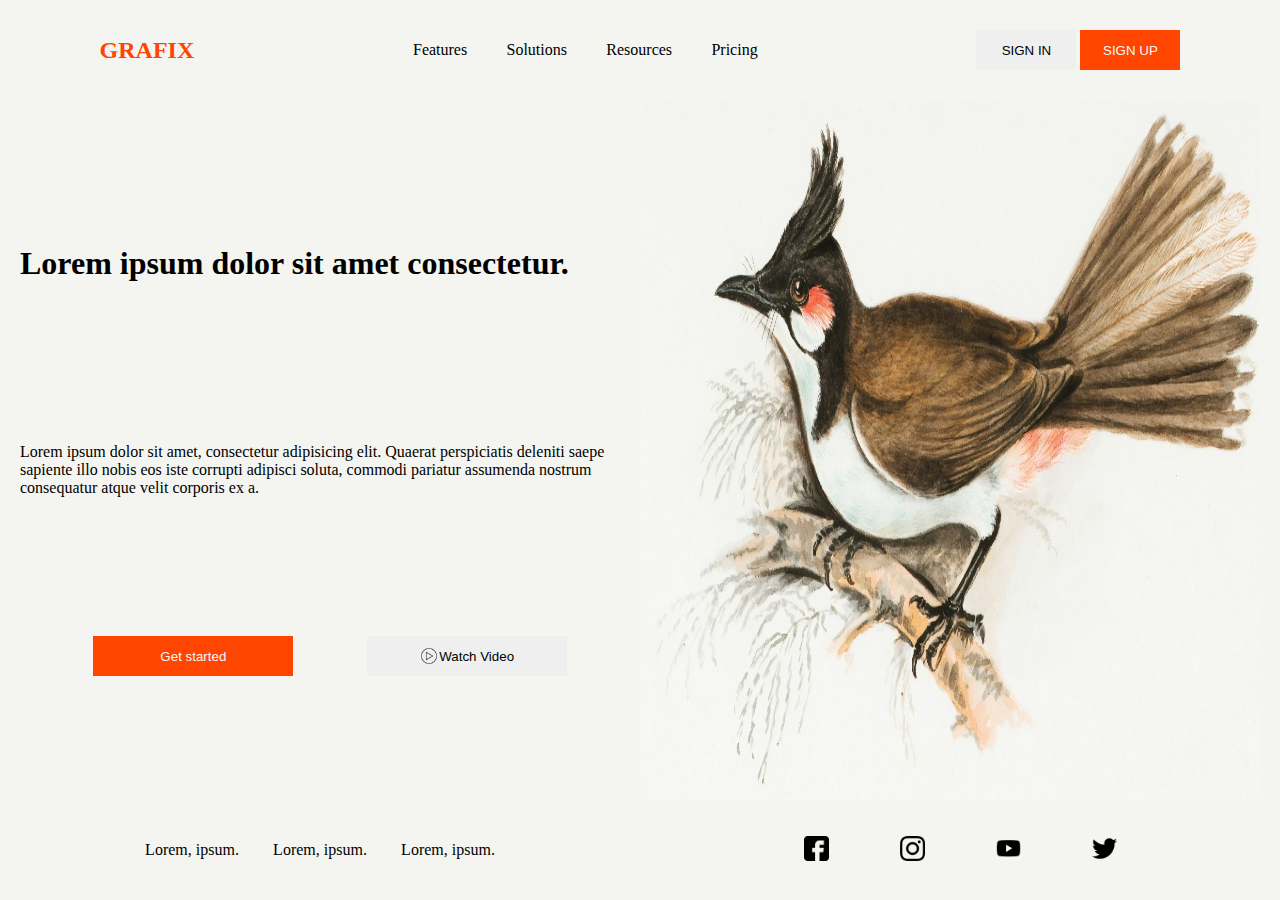
<file: index.html>
<!DOCTYPE html>
<html lang="en">
<head>
    <meta charset="UTF-8">
    <meta name="viewport" content="width=device-width, initial-scale=1.0">
    <title>GRAFIX</title>
    <link rel="stylesheet" href="style.css">
</head>
<body>
    <nav>
        <h2>GRAFIX</h2>
        <div class="link">
            <a href="">Features</a>
            <a href="">Solutions</a>
            <a href="">Resources</a>
            <a href="">Pricing</a>
        </div>
        <div class="sign">
            <button>SIGN IN</button>
            <button style="background-color: orangered; color: aliceblue;">SIGN UP</button>
        </div>
        <div class="dropdown">
            <span class="dropbtn"><img style="height: 20px; width: 20px;" src="./burger-bar.png" alt="profile icon"></span>
            <div class="dropdown-content">
                <a href="">Features</a>
                <a href="">Solutions</a>
                <a href="">Resources</a>
                <a href="">Pricing</a>
                <a href="">Sign in</a>
                <a href="">Sign up</a>
            </div>
            </div>
    </nav>
    <main>
    <article>
        <div>
            <h1>Lorem ipsum dolor sit amet consectetur.</h1>
            <p>Lorem ipsum dolor sit amet, consectetur adipisicing elit. Quaerat perspiciatis deleniti saepe sapiente illo nobis eos iste corrupti adipisci soluta, commodi pariatur assumenda nostrum consequatur atque velit corporis ex a.</p>
            <div class="btn">
                <button style="background-color: orangered; color: aliceblue; width: 200px; height: 40px; border: none;">Get started</button>
                <button style="height: 40px; width: 200px; border: none; display: flex; align-items: center; justify-content: center;"> <img style="height: 20px; width: 20px;" src="./arrow.png" alt="">Watch Video</button>
            </div>
        </div>
        <img class="asfor" src="./img.jpeg" alt="our img">
    </article>
    </main>
    <footer>
        <div class="policy">
            <a href="">Lorem, ipsum.</a>
            <a href="">Lorem, ipsum.</a>
            <a href="">Lorem, ipsum.</a>
        </div>
        <div class="contact">
            <a href=""><img class="icon" src="./facebook.png" alt="Facebook"></a>
            <a href=""><img class="icon" src="./instagram.png" alt="Instagram"></a>
            <a href=""><img class="icon" src="./youtube.png" alt="Youtub"></a>
            <a href=""><img class="icon" src="./twitter.png" alt="X"></a>
        </div>
    </footer>
</body>
</html>
</file>
<file: style.css>
body {
    margin: 0;
    padding: 0;
    height: 100vh;
    background-color: #F4F5F0;
    display: grid;
    grid-template-columns: 1fr 1fr;
    grid-template-rows: 100px 1fr 100px;
    grid-template-areas: "nav nav" "main main" "footer footer";

    a {
        text-decoration: none;
        color: black;
    }

    nav {
        display: grid;
        grid-area: nav;
        display: flex;
        justify-content: space-around;
        align-items: center;

        h2 {
            color: orangered;
        }

        button {
            height: 40px;
            width: 100px;
            border: none;
        }

        .link {
            width: 30vw;
            display: flex;
            justify-content: space-around;
        }
        .dropdown{
            display: none;
        }
    }

    main {
        display: grid;
        grid-area: main;

        article {
            display: flex;
            padding-left: 20px;
            padding-right: 20px;
            div {
                display: flex;
                flex-direction: column;
                justify-content: space-evenly;
                .btn {
                    display: flex;
                    justify-content: space-evenly;
                    flex-direction: row;
                }

            }

            img {
                height: 100%;
                width: 50%;
            }
        }

    }
}

footer {
    display: grid;
    grid-area: footer;
    display: flex;
    justify-content: space-around;
    align-items: center;

    div {
        width: 30%;
        display: flex;
        justify-content: space-around;
    }

    .icon {
        height: 25px;
        width: 25px;
    }

}
@media (max-width:700px) {
    body{
        height: 140vh;
        margin: 0;
        padding: 0;
        display: grid;
        grid-template-columns: 1fr ;
        grid-template-rows: auto auto 50px auto;
        grid-template-areas: "nav" "main" "." "footer";
        nav{
            height: 15vh;
            .link{
                display: none;
            }
            .sign{
                display: none;
            }
            .dropdown {
                position: relative;
                display: inline-block;
            }
            
            .dropdown-content {
                display: none;
                background-color: #f9f9f9;
                
                
            }
            
            .dropdown-content a {
                color: black;
                position: relative;
                right: 10px;
                padding: 12px 16px;
                text-decoration: none;
                display: block;
            }
            
            .dropdown-content a:hover {
                background-color: orangered;
                color: #F4F5F0;
            }
            
            .dropdown:hover .dropdown-content {
                display: block;
            }
            
            .dropdown-content {
                display: none;
                position: absolute;
                background-color: #f9f9f9;
                min-width: 160px;
                padding: 12px 16px;
            }
            
            .dropdown:hover .dropdown-content {
                display: block;
            }
        }
        article{
            text-align: center;
            display: flex;
            flex-direction: column-reverse;
            justify-content: space-evenly;
            padding-left: 0;
            padding-right: 0;
            height: 100vh;
            div{
                height: 60%;
                display: flex;
                align-content: space-between;
                .btn{
                    display: flex;
                    flex-direction: column !important;
                    align-items: center;
                }
            }
            .asfor {
                height: 40%;
                width: 100%;
            }
        }
        footer{
            height: 15vh;
            flex-direction: column;
            justify-content: space-evenly;
            .policy{
                width: 80%;
            }
            .contact{
               width: 70%; 
            }
        }
    }
}
</file>
